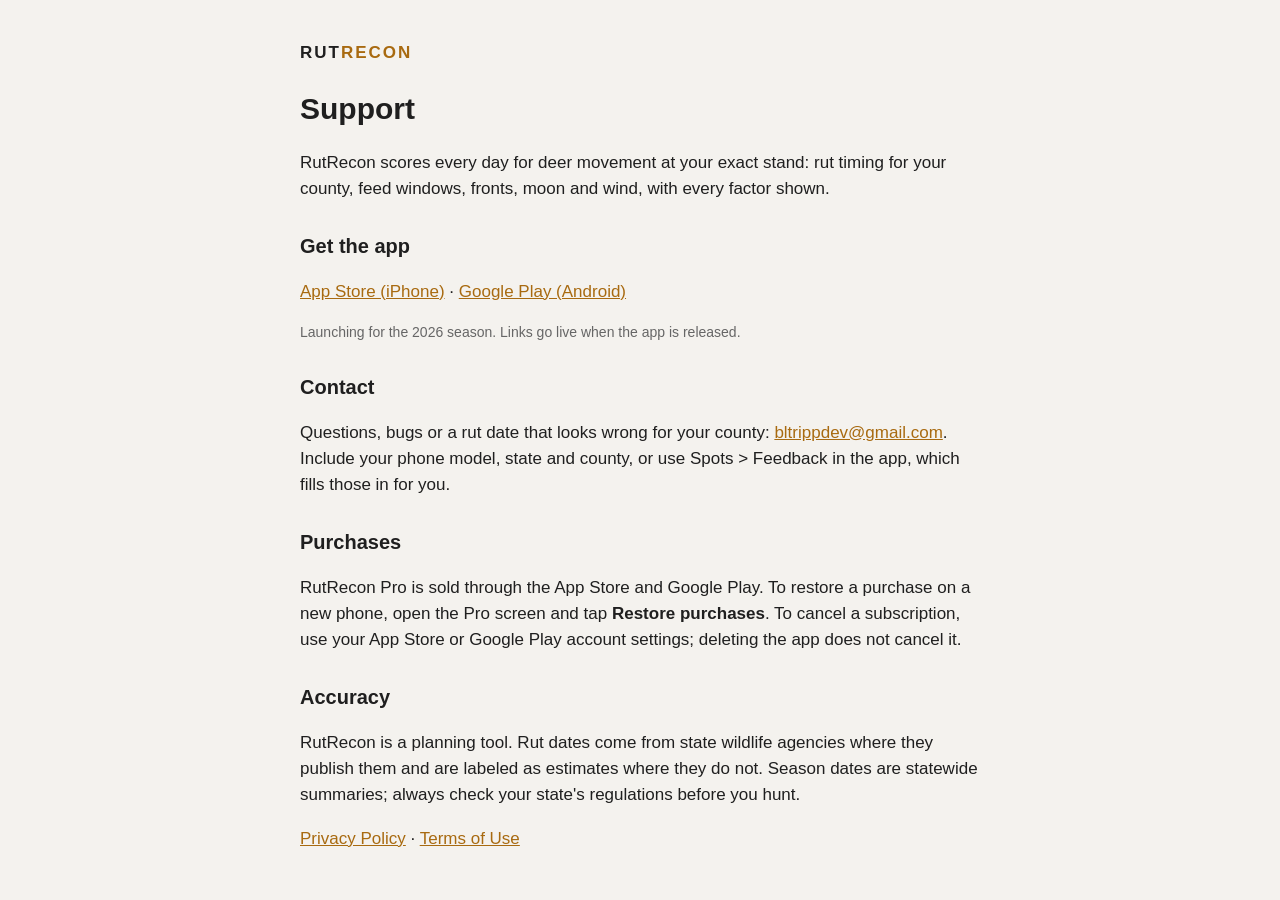
<file: index.html>
<!DOCTYPE html>
<html lang="en"><head><meta charset="utf-8"><meta name="viewport" content="width=device-width,initial-scale=1">
<title>RutRecon Support</title><link rel="stylesheet" href="style.css"></head><body>
<p class="brand">RUT<span>RECON</span></p>
<h1>Support</h1>
<p>RutRecon scores every day for deer movement at your exact stand: rut timing for your county, feed windows, fronts, moon and wind, with every factor shown.</p>
<h2>Get the app</h2>
<p><a href="https://apps.apple.com/app/id6829162992">App Store (iPhone)</a> · <a href="https://play.google.com/store/apps/details?id=com.tripp.prime">Google Play (Android)</a></p>
<p class="muted">Launching for the 2026 season. Links go live when the app is released.</p>
<h2>Contact</h2>
<p>Questions, bugs or a rut date that looks wrong for your county: <a href="mailto:bltrippdev@gmail.com">bltrippdev@gmail.com</a>. Include your phone model, state and county, or use Spots &gt; Feedback in the app, which fills those in for you.</p>
<h2>Purchases</h2>
<p>RutRecon Pro is sold through the App Store and Google Play. To restore a purchase on a new phone, open the Pro screen and tap <b>Restore purchases</b>. To cancel a subscription, use your App Store or Google Play account settings; deleting the app does not cancel it.</p>
<h2>Accuracy</h2>
<p>RutRecon is a planning tool. Rut dates come from state wildlife agencies where they publish them and are labeled as estimates where they do not. Season dates are statewide summaries; always check your state's regulations before you hunt.</p>
<p><a href="privacy/">Privacy Policy</a> · <a href="https://www.apple.com/legal/internet-services/itunes/dev/stdeula/">Terms of Use</a></p>
</body></html>
</file>
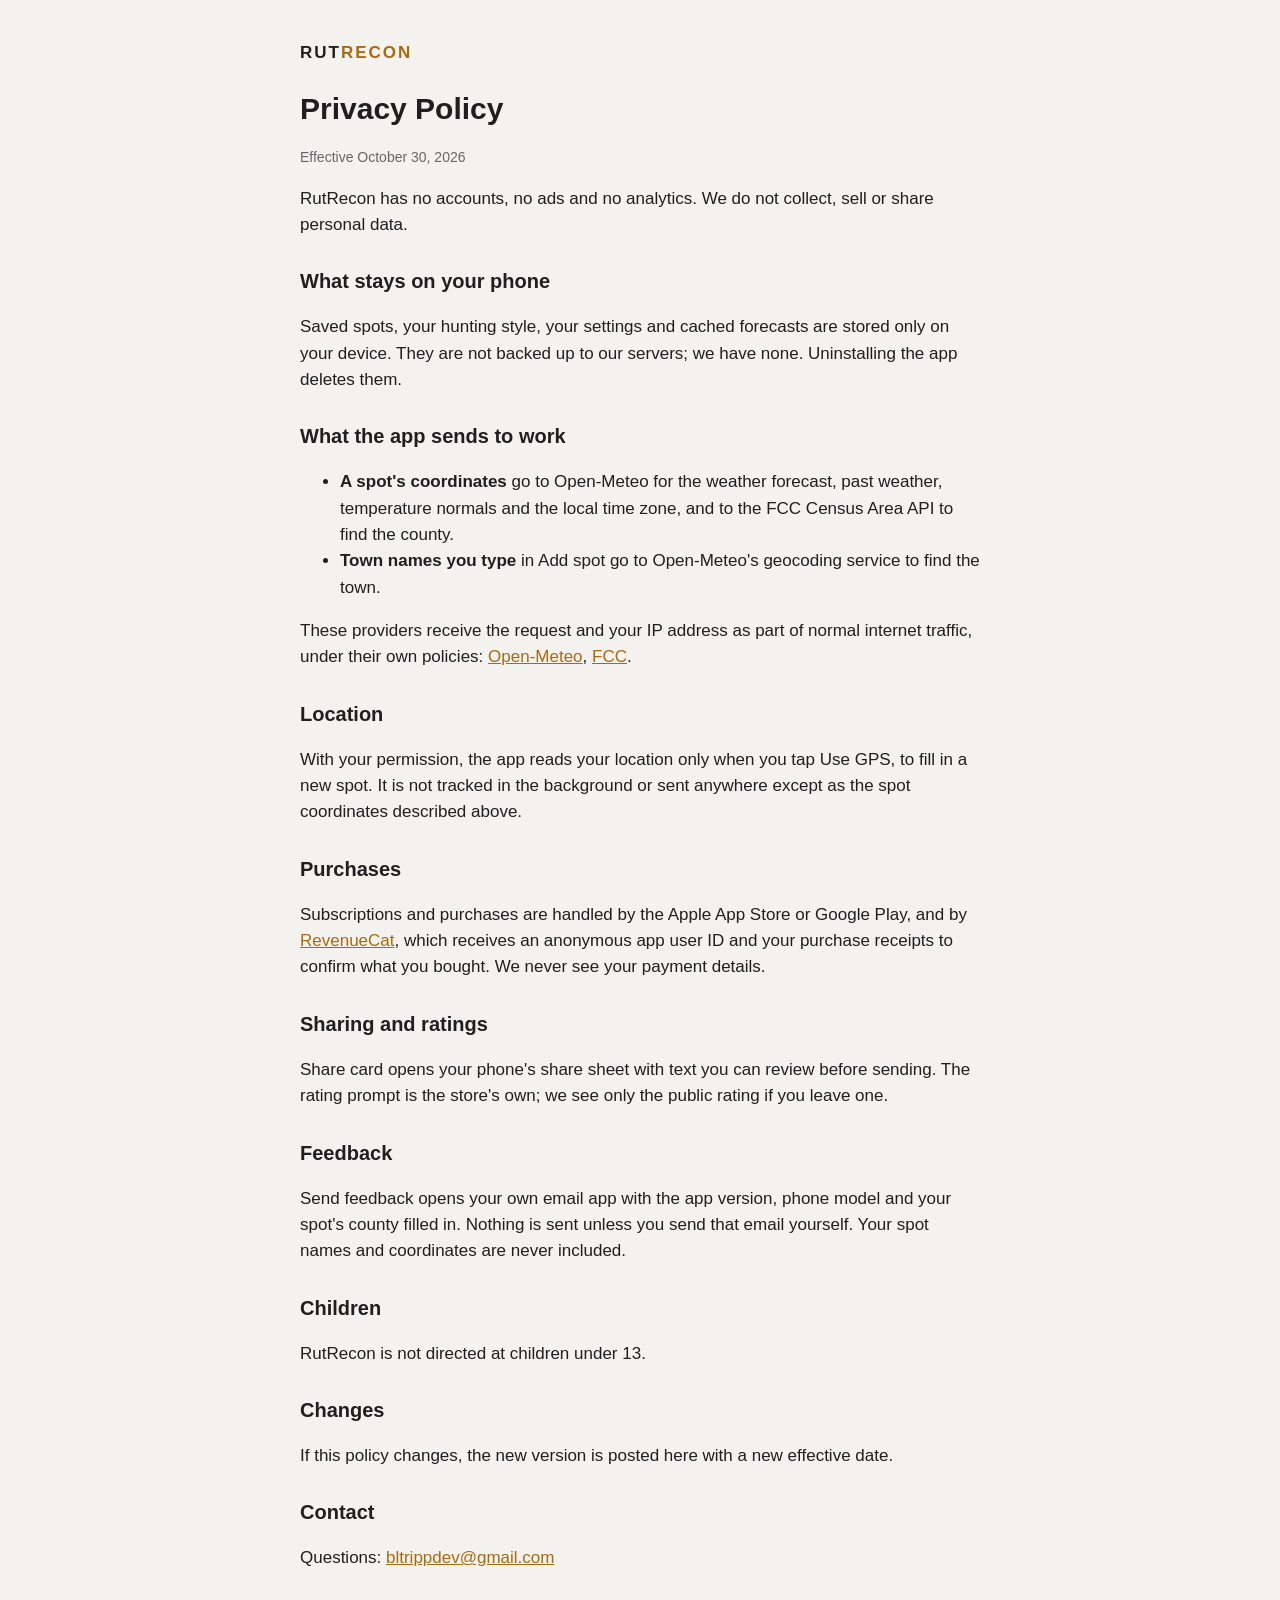
<file: privacy/index.html>
<!DOCTYPE html>
<html lang="en"><head><meta charset="utf-8"><meta name="viewport" content="width=device-width,initial-scale=1">
<title>RutRecon Privacy Policy</title><link rel="stylesheet" href="../style.css"></head><body>
<p class="brand"><a href="../" style="color:inherit;text-decoration:none">RUT<span>RECON</span></a></p>
<h1>Privacy Policy</h1>
<p class="muted">Effective October 30, 2026</p>
<p>RutRecon has no accounts, no ads and no analytics. We do not collect, sell or share personal data.</p>
<h2>What stays on your phone</h2>
<p>Saved spots, your hunting style, your settings and cached forecasts are stored only on your device. They are not backed up to our servers; we have none. Uninstalling the app deletes them.</p>
<h2>What the app sends to work</h2>
<ul>
<li><b>A spot's coordinates</b> go to Open-Meteo for the weather forecast, past weather, temperature normals and the local time zone, and to the FCC Census Area API to find the county.</li>
<li><b>Town names you type</b> in Add spot go to Open-Meteo's geocoding service to find the town.</li>
</ul>
<p>These providers receive the request and your IP address as part of normal internet traffic, under their own policies: <a href="https://open-meteo.com/en/terms">Open-Meteo</a>, <a href="https://www.fcc.gov/privacy">FCC</a>.</p>
<h2>Location</h2>
<p>With your permission, the app reads your location only when you tap Use GPS, to fill in a new spot. It is not tracked in the background or sent anywhere except as the spot coordinates described above.</p>
<h2>Purchases</h2>
<p>Subscriptions and purchases are handled by the Apple App Store or Google Play, and by <a href="https://www.revenuecat.com/privacy">RevenueCat</a>, which receives an anonymous app user ID and your purchase receipts to confirm what you bought. We never see your payment details.</p>
<h2>Sharing and ratings</h2>
<p>Share card opens your phone's share sheet with text you can review before sending. The rating prompt is the store's own; we see only the public rating if you leave one.</p>
<h2>Feedback</h2>
<p>Send feedback opens your own email app with the app version, phone model and your spot's county filled in. Nothing is sent unless you send that email yourself. Your spot names and coordinates are never included.</p>
<h2>Children</h2>
<p>RutRecon is not directed at children under 13.</p>
<h2>Changes</h2>
<p>If this policy changes, the new version is posted here with a new effective date.</p>
<h2>Contact</h2>
<p>Questions: <a href="mailto:bltrippdev@gmail.com">bltrippdev@gmail.com</a></p>
</body></html>
</file>
<file: style.css>
body{font:17px/1.55 -apple-system,BlinkMacSystemFont,"Segoe UI",Roboto,sans-serif;max-width:680px;margin:40px auto;padding:0 20px;color:#1f1f1f;background:#f4f2ee}
h1{font-size:30px;margin-bottom:4px}h2{font-size:20px;margin-top:28px}a{color:#a86a10}
.brand{font-weight:800;letter-spacing:2px}.brand span{color:#a86a10}.muted{color:#666;font-size:14px}
@media (prefers-color-scheme:dark){body{background:#0b0f0c;color:#e6e9e2}.muted{color:#aaa}a,.brand span{color:#d9942c}}
</file>
